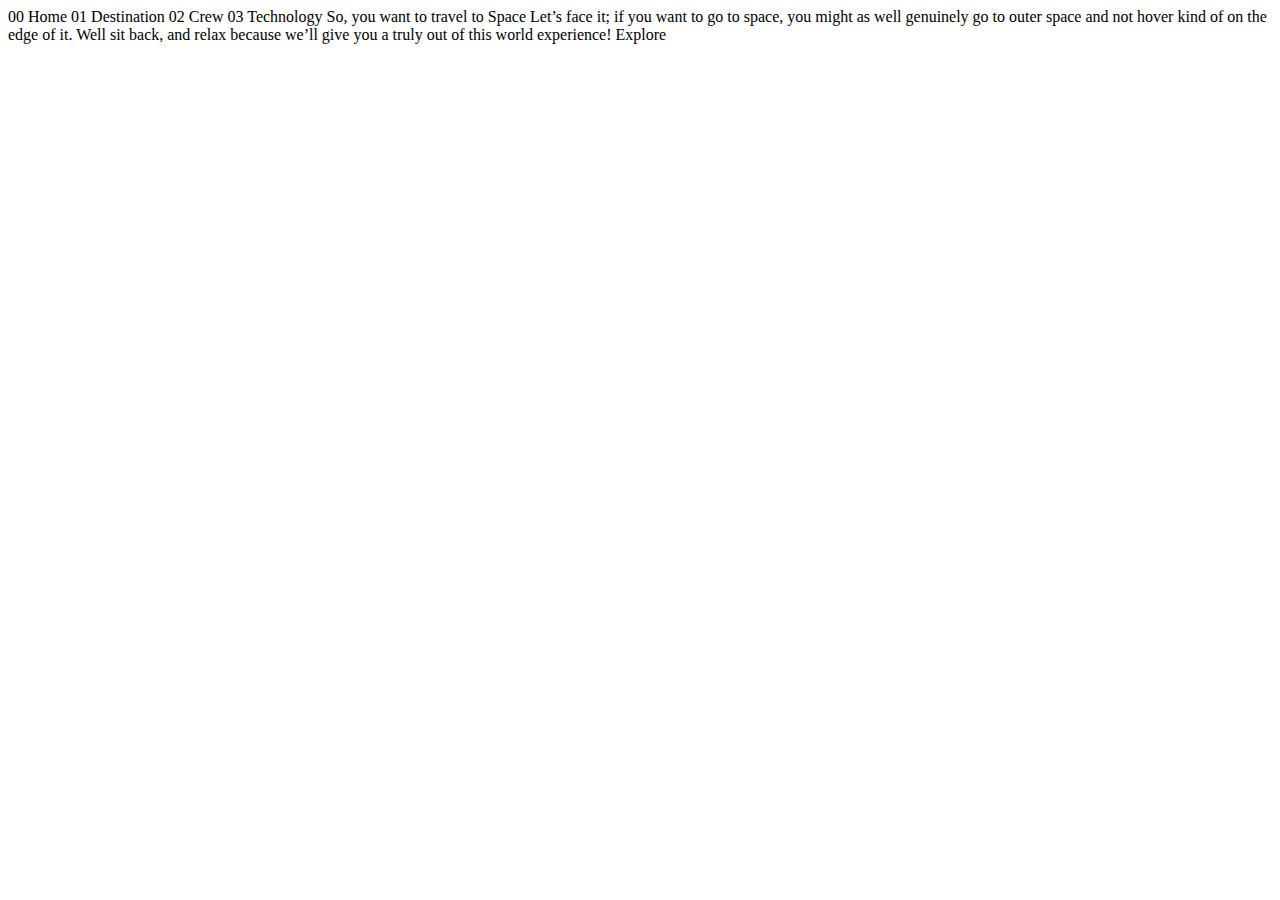
<file: index.html>
<!DOCTYPE html>
<html lang="en">
<head>
  <meta charset="UTF-8">
  <meta name="viewport" content="width=device-width, initial-scale=1.0">

  <link rel="icon" type="image/png" sizes="32x32" href="./assets/favicon-32x32.png">
  
  <title>Frontend Mentor | Space tourism website</title>
</head>
<body>

  00 Home
  01 Destination
  02 Crew
  03 Technology

  So, you want to travel to
  Space
  Let’s face it; if you want to go to space, you might as well genuinely go to 
  outer space and not hover kind of on the edge of it. Well sit back, and relax 
  because we’ll give you a truly out of this world experience!

  Explore

</body>
</html>
</file>
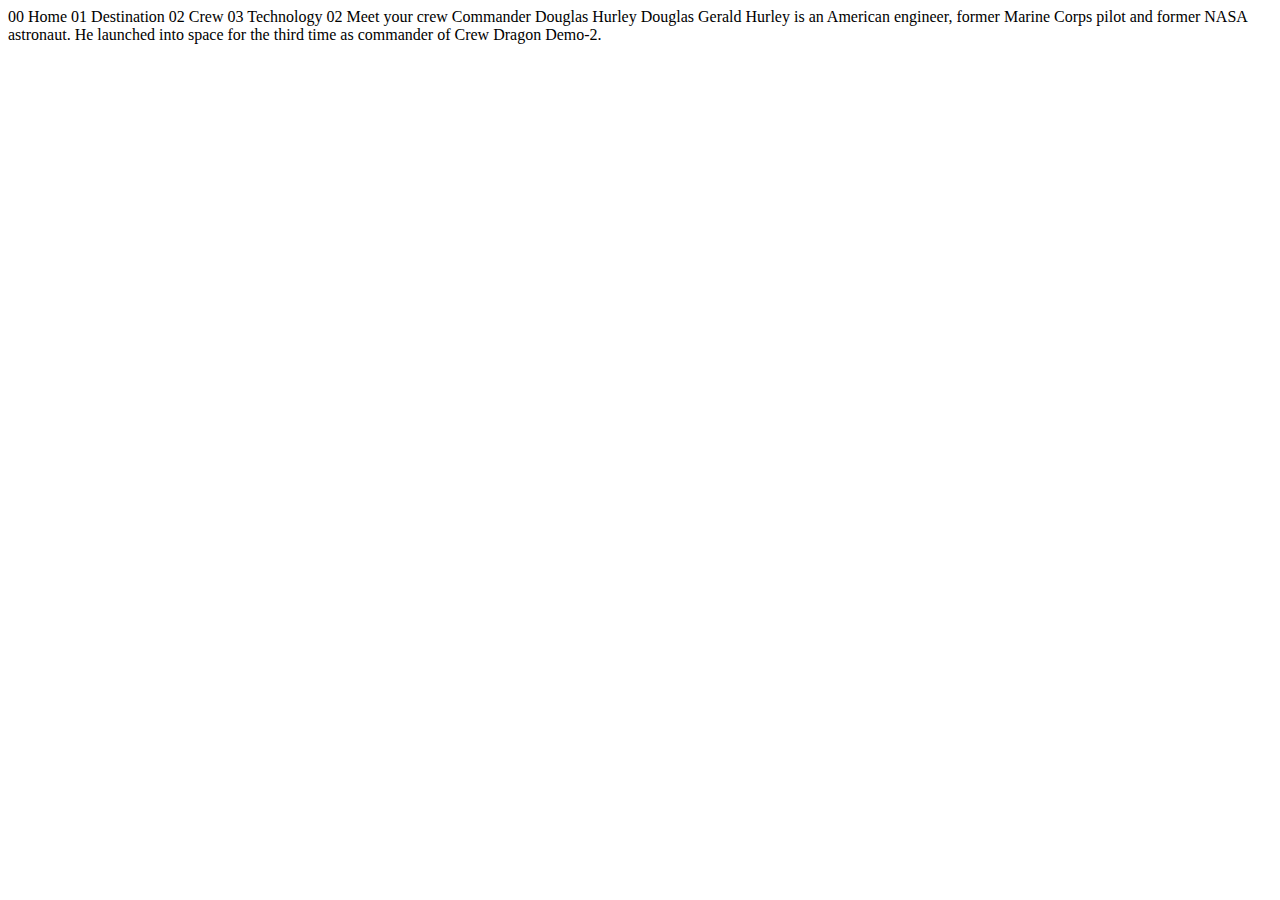
<file: crew-commander.html>
<!DOCTYPE html>
<html lang="en">
<head>
  <meta charset="UTF-8">
  <meta name="viewport" content="width=device-width, initial-scale=1.0">

  <link rel="icon" type="image/png" sizes="32x32" href="./assets/favicon-32x32.png">
  
  <title>Frontend Mentor | Space tourism website</title>
</head>
<body>

  00 Home
  01 Destination
  02 Crew
  03 Technology

  02 Meet your crew

  Commander
  Douglas Hurley

  Douglas Gerald Hurley is an American engineer, former Marine Corps pilot 
  and former NASA astronaut. He launched into space for the third time as 
  commander of Crew Dragon Demo-2.
</body>
</html>
</file>
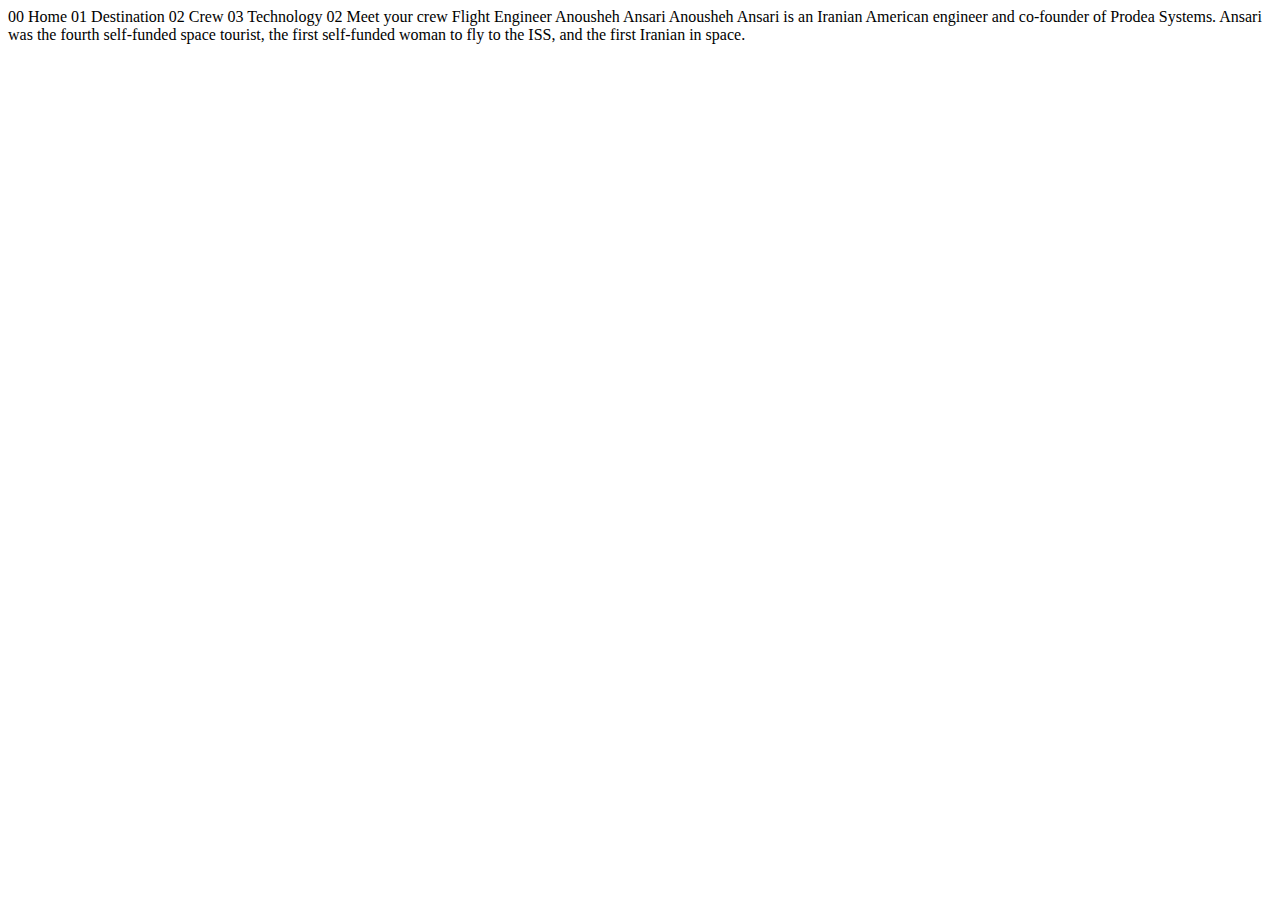
<file: crew-engineer.html>
<!DOCTYPE html>
<html lang="en">

<head>
  <meta charset="UTF-8">
  <meta name="viewport" content="width=device-width, initial-scale=1.0">

  <link rel="icon" type="image/png" sizes="32x32" href="./assets/favicon-32x32.png">

  <title>Frontend Mentor | Space tourism website</title>
</head>

<body>

  00 Home
  01 Destination
  02 Crew
  03 Technology

  02 Meet your crew

  Flight Engineer
  Anousheh Ansari

  Anousheh Ansari is an Iranian American engineer and co-founder of Prodea Systems.
  Ansari was the fourth self-funded space tourist, the first self-funded woman to
  fly to the ISS, and the first Iranian in space.
</body>

</html>
</file>
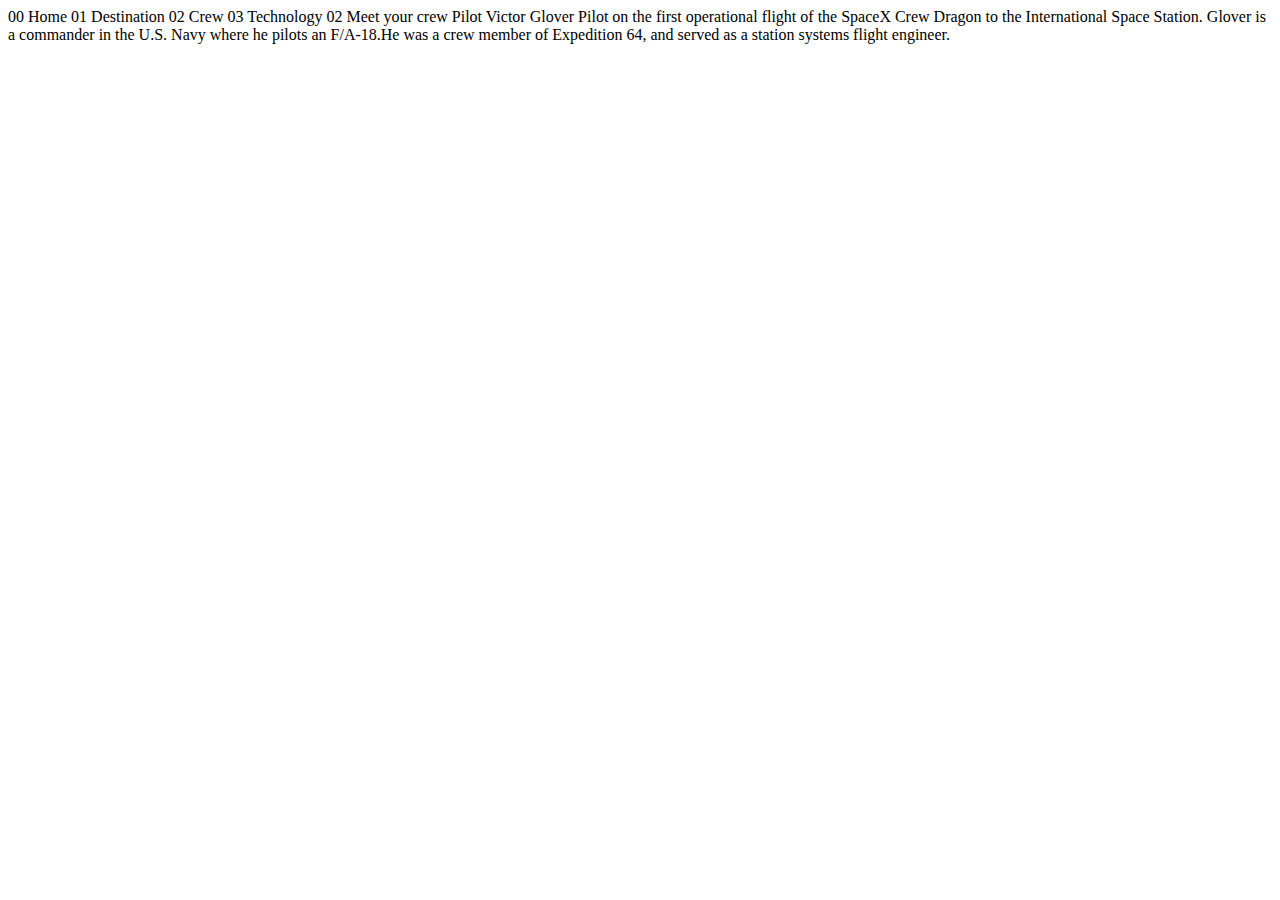
<file: crew-pilot.html>
<!DOCTYPE html>
<html lang="en">

<head>
  <meta charset="UTF-8">
  <meta name="viewport" content="width=device-width, initial-scale=1.0">

  <link rel="icon" type="image/png" sizes="32x32" href="./assets/favicon-32x32.png">

  <title>Frontend Mentor | Space tourism website</title>
</head>

<body>

  00 Home
  01 Destination
  02 Crew
  03 Technology

  02 Meet your crew

  Pilot
  Victor Glover

  Pilot on the first operational flight of the SpaceX Crew Dragon to the
  International Space Station. Glover is a commander in the U.S. Navy where
  he pilots an F/A-18.He was a crew member of Expedition 64, and served as a
  station systems flight engineer.
</body>

</html>
</file>
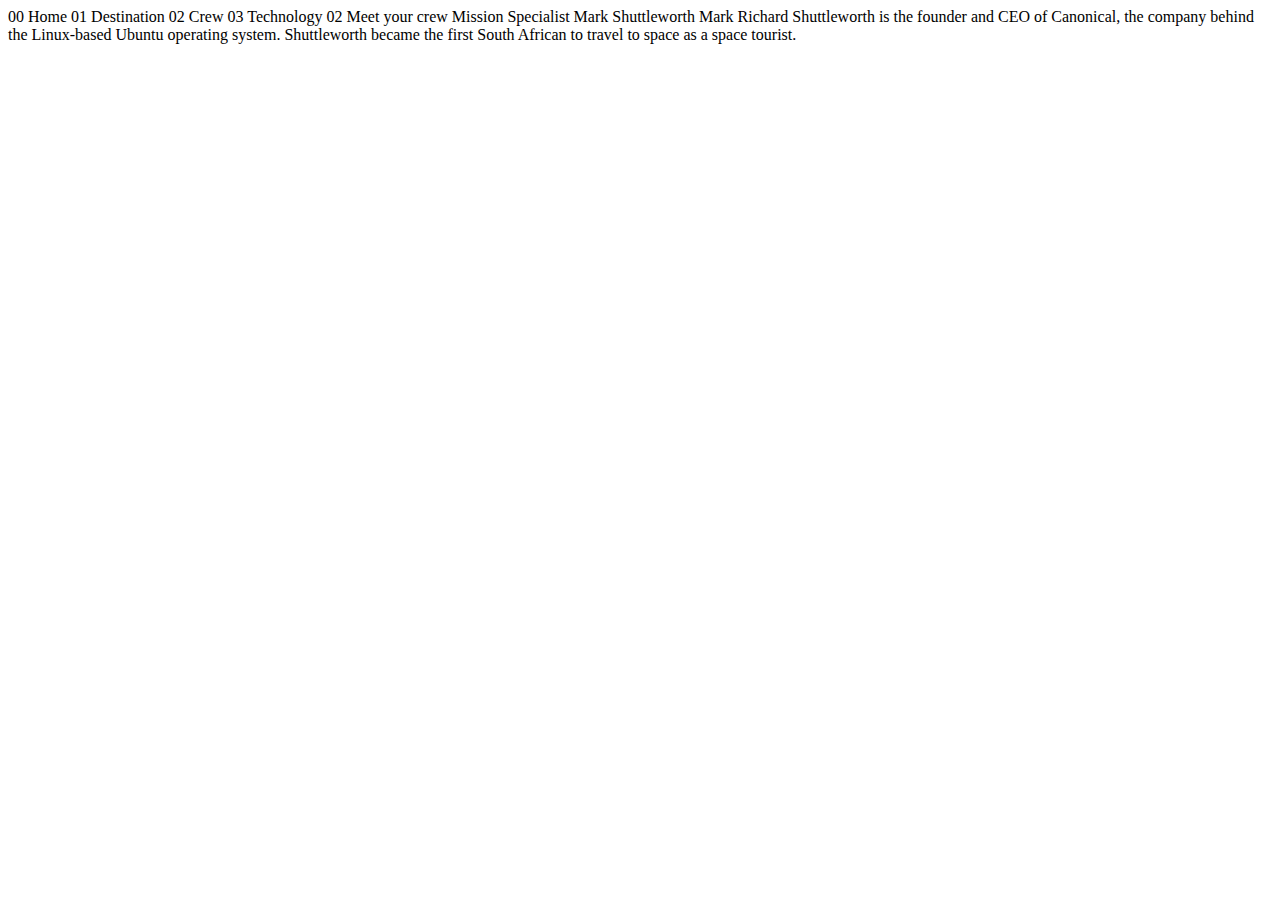
<file: crew-specialist.html>
<!DOCTYPE html>
<html lang="en">

<head>
  <meta charset="UTF-8">
  <meta name="viewport" content="width=device-width, initial-scale=1.0">

  <link rel="icon" type="image/png" sizes="32x32" href="./assets/favicon-32x32.png">

  <title>Frontend Mentor | Space tourism website</title>
</head>

<body>

  00 Home
  01 Destination
  02 Crew
  03 Technology

  02 Meet your crew

  Mission Specialist
  Mark Shuttleworth

  Mark Richard Shuttleworth is the founder and CEO of Canonical, the company behind
  the Linux-based Ubuntu operating system. Shuttleworth became the first South
  African to travel to space as a space tourist.
</body>

</html>
</file>
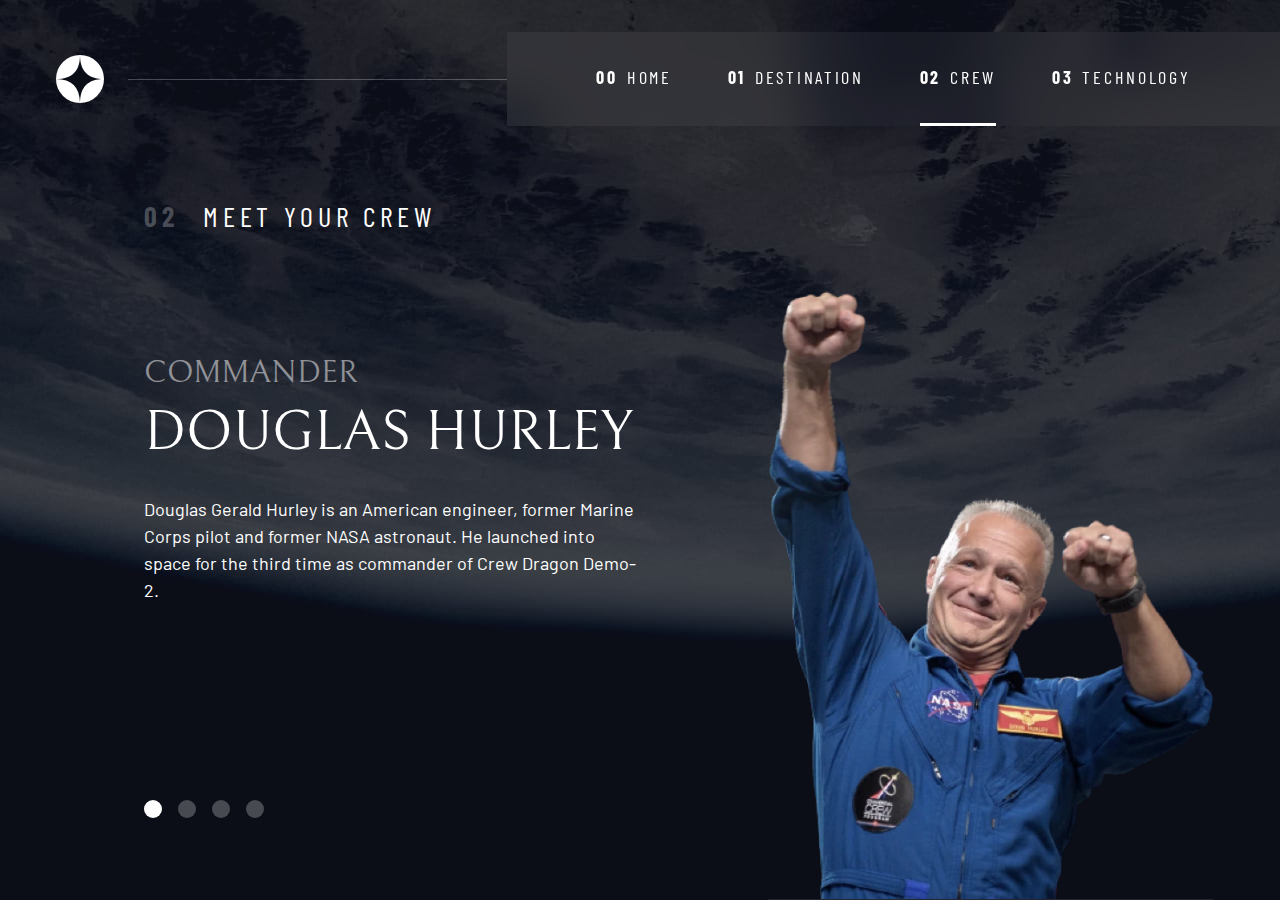
<file: crew.html>
<!DOCTYPE html>
<html lang="en">

<head>
    <meta charset="UTF-8">
    <meta name="viewport" content="width=device-width, initial-scale=1.0">

    <link rel="icon" type="image/png" sizes="32x32" href="./assets/favicon-32x32.png">
    <!-- Google fonts -->
    <link rel="preconnect" href="https://fonts.googleapis.com">
    <link rel="preconnect" href="https://fonts.gstatic.com" crossorigin>
    <link
        href="https://fonts.googleapis.com/css2?family=Barlow+Condensed:wght@400;700&family=Bellefair&family=Barlow:wght@400;700&display=swap"
        rel="stylesheet">

    <!-- Our custom CSS -->
    <link rel="stylesheet" href="index.css">
    <title>Frontend Mentor | Space tourism website</title>
    <script src="navigation.js" defer></script>
    <script src="tabs.js" defer></script>

</head>

<body class="crew">
    <a class="skip-to-content" href="#main">Skip to content</a>
    <header class="primary-header flex">
        <div>
            <img src="./assets/shared/logo.svg" alt="space tourism logo" class="logo">
        </div>
        <button class="mobile-nav-toggle" aria-controls="primary-navigation"><span class="sr-only"
                aria-expanded="false">Menu</span></button>
        <nav>
            <ul id="primary-navigation" data-visible="false" class="primary-navigation underline-indicators flex">
                <li><a class="ff-sans-cond uppercase text-white letter-spacing-2" href="index.html"><span
                            aria-hidden="true">00</span>Home</a>
                <li><a class="ff-sans-cond uppercase text-white letter-spacing-2" href="destination.html"><span
                            aria-hidden="true">01</span>Destination</a>
                <li class="active"><a class="ff-sans-cond uppercase text-white letter-spacing-2" href="crew.html"><span
                            aria-hidden="true">02</span>Crew</a>
                <li><a class="ff-sans-cond uppercase text-white letter-spacing-2" href="technology.html"><span
                            aria-hidden="true">03</span>Technology</a>
            </ul>
        </nav>
    </header>

    <main id="main" class="grid-container grid-container--crew flow">
        <h1 class="numbered-title"><span aria-hidden="true">02</span> Meet your crew</h1>

        <div class="dot-indicators flex" role="tablist" aria-label="crew member list">
            <button aria-selected="true" aria-controls="commander-tab" role="tab" data-image="commander-image"
                tabindex="0"><span class="sr-only">The commander</span></button>
            <button aria-selected="false" aria-controls="mission-tab" role="tab" data-image="mission-image"
                tabindex="-1"><span class="sr-only">The mission specialist</span></button>
            <button aria-selected="false" aria-controls="pilot-tab" role="tab" data-image="pilot-image"
                tabindex="-1"><span class="sr-only">The pilot</span></button>
            <button aria-selected="false" aria-controls="crew-tab" role="tab" data-image="crew-image"
                tabindex="-1"><span class="sr-only">The crew engineer</span></button>
        </div>

        <!-- commander -->
        <article class="crew-details flow" id="commander-tab" role="tabpanel" tabindex="0">
            <header class="flow flow--space-small">
                <h2 class="fs-600 ff-serif uppercase">Commander</h2>
                <p class="fs-700 uppercase ff-serif">Douglas Hurley</p>
            </header>
            <p>Douglas Gerald Hurley is an American engineer, former Marine Corps pilot
                and former NASA astronaut. He launched into space for the third time as
                commander of Crew Dragon Demo-2.</p>
        </article>

        <!-- mission specialist -->
        <article hidden class="crew-details flow" id="mission-tab" role="tabpanel" tabindex="0">
            <header class="flow flow--space-small">
                <h2 class="fs-600 ff-serif uppercase">Mission Specialist</h2>
                <p class="fs-700 uppercase ff-serif">Mark SHuttleworth</p>
            </header>
            <p>Mark Richard Shuttleworth is the founder and CEO of Canonical, the company behind
                the Linux-based Ubuntu operating system. Shuttleworth became the first South
                African to travel to space as a space tourist.</p>
        </article>

        <!-- pilot -->
        <article hidden class="crew-details flow" id="pilot-tab" role="tabpanel" tabindex="0">
            <header class="flow flow--space-small">
                <h2 class="fs-600 ff-serif uppercase">Pilot</h2>
                <p class="fs-700 uppercase ff-serif">Victor Glover</p>
            </header>
            <p>Pilot on the first operational flight of the SpaceX Crew Dragon to the
                International Space Station. Glover is a commander in the U.S. Navy where
                he pilots an F/A-18.He was a crew member of Expedition 64, and served as a
                station systems flight engineer.</p>
        </article>

        <!-- engineer -->
        <article hidden class="crew-details flow" id="crew-tab" role="tabpanel" tabindex="0">
            <header class="flow flow--space-small">
                <h2 class="fs-600 ff-serif uppercase">Flight Engineer</h2>
                <p class="fs-700 uppercase ff-serif">Anousheh Ansari</p>
            </header>
            <p>Anousheh Ansari is an Iranian American engineer and co-founder of Prodea Systems.
                Ansari was the fourth self-funded space tourist, the first self-funded woman to
                fly to the ISS, and the first Iranian in space.</p>
        </article>


        <picture id="commander-image">
            <source srcset="assets/crew/image-douglas-hurley.webp" type="image/webp">
            <img src="assets/crew/image-douglas-hurley.png" alt="Douglas Hurley">
        </picture>
        <picture hidden id="mission-image">
            <source srcset="assets/crew/image-mark-shuttleworth.webp" type="image/webp">
            <img src="assets/crew/image-mark-shuttleworth.png" alt="Douglas Hurley">
        </picture>
        <picture hidden id="pilot-image">
            <source srcset="assets/crew/image-victor-glover.webp" type="image/webp">
            <img src="assets/crew/image-victor-glover.png" alt="Douglas Hurley">
        </picture>
        <picture hidden id="crew-image">
            <source srcset="assets/crew/image-anousheh-ansari.webp" type="image/webp">
            <img src="assets/crew/image-anousheh-ansari.png" alt="Douglas Hurley">
        </picture>
    </main>
</body>

</html>
</file>
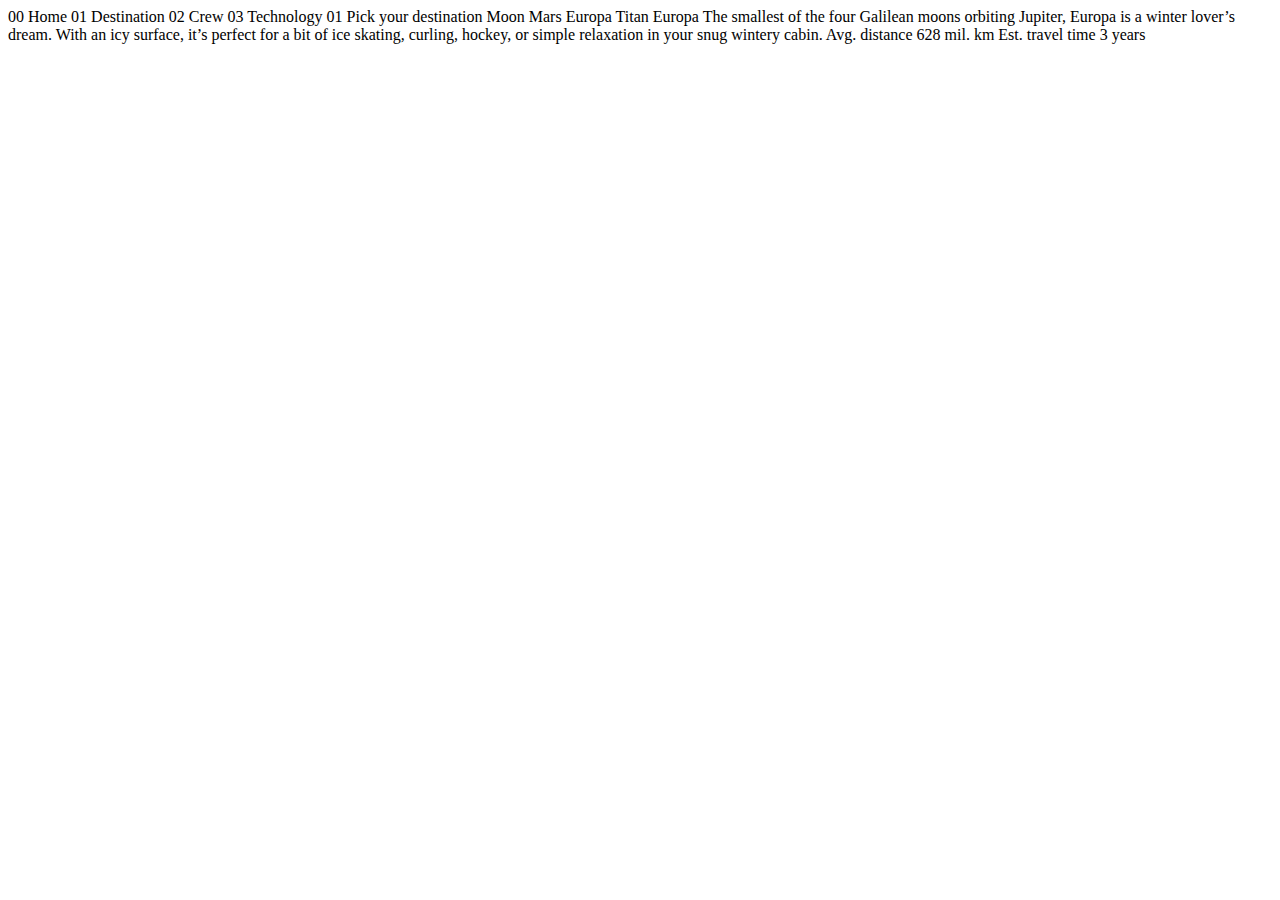
<file: destination-europa.html>
<!DOCTYPE html>
<html lang="en">
<head>
  <meta charset="UTF-8">
  <meta name="viewport" content="width=device-width, initial-scale=1.0">

  <link rel="icon" type="image/png" sizes="32x32" href="./assets/favicon-32x32.png">
  
  <title>Frontend Mentor | Space tourism website</title>
</head>
<body>

  00 Home
  01 Destination
  02 Crew
  03 Technology

  01 Pick your destination

  Moon
  Mars
  Europa
  Titan

  Europa

  The smallest of the four Galilean moons orbiting Jupiter, Europa is a 
  winter lover’s dream. With an icy surface, it’s perfect for a bit of 
  ice skating, curling, hockey, or simple relaxation in your snug 
  wintery cabin.

  Avg. distance
  628 mil. km

  Est. travel time
  3 years
</body>
</html>
</file>
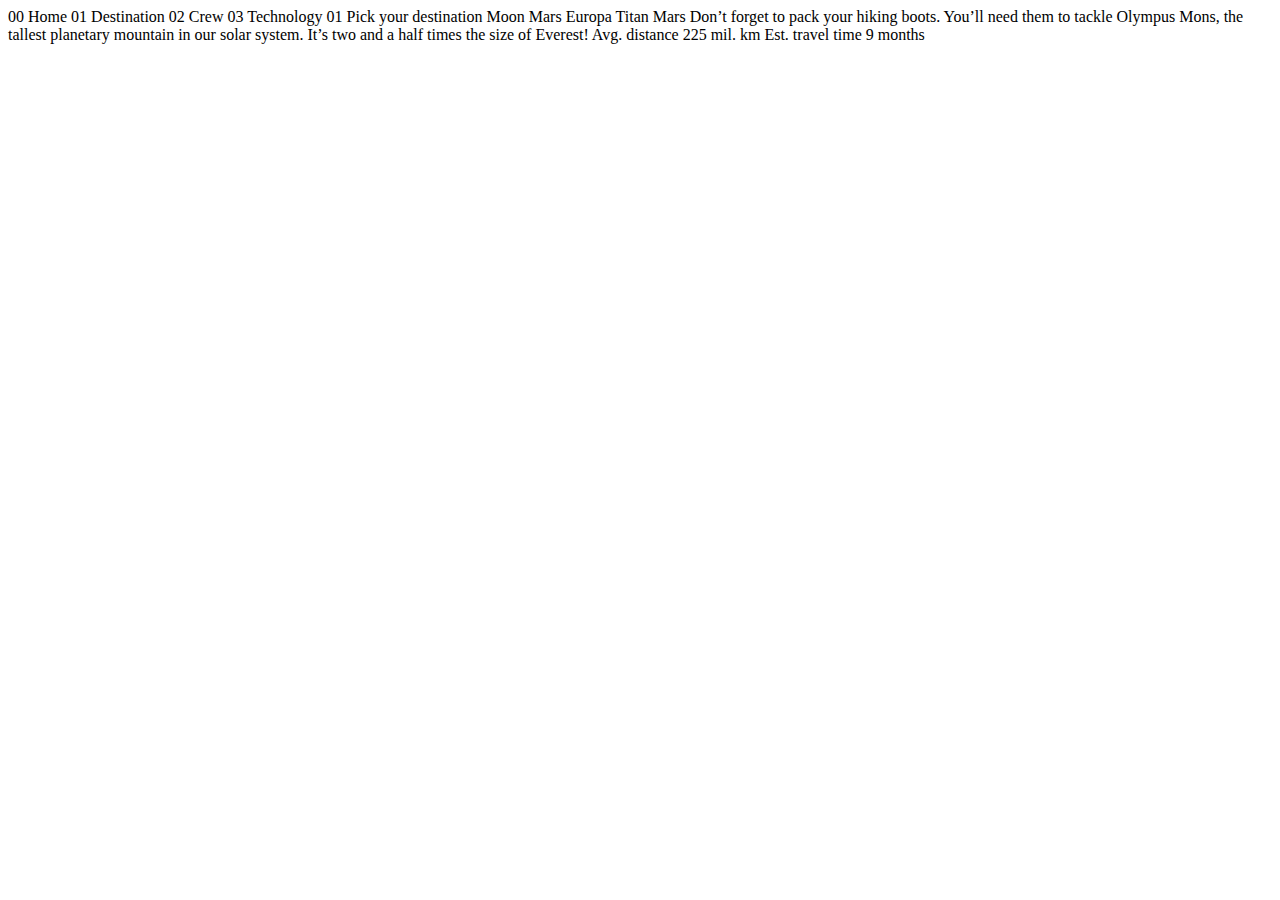
<file: destination-mars.html>
<!DOCTYPE html>
<html lang="en">

<head>
  <meta charset="UTF-8">
  <meta name="viewport" content="width=device-width, initial-scale=1.0">

  <link rel="icon" type="image/png" sizes="32x32" href="./assets/favicon-32x32.png">

  <title>Frontend Mentor | Space tourism website</title>
</head>

<body>

  00 Home
  01 Destination
  02 Crew
  03 Technology

  01 Pick your destination

  Moon
  Mars
  Europa
  Titan

  Mars

  Don’t forget to pack your hiking boots. You’ll need them to tackle Olympus Mons,
  the tallest planetary mountain in our solar system. It’s two and a half times
  the size of Everest!

  Avg. distance
  225 mil. km

  Est. travel time
  9 months
</body>

</html>
</file>
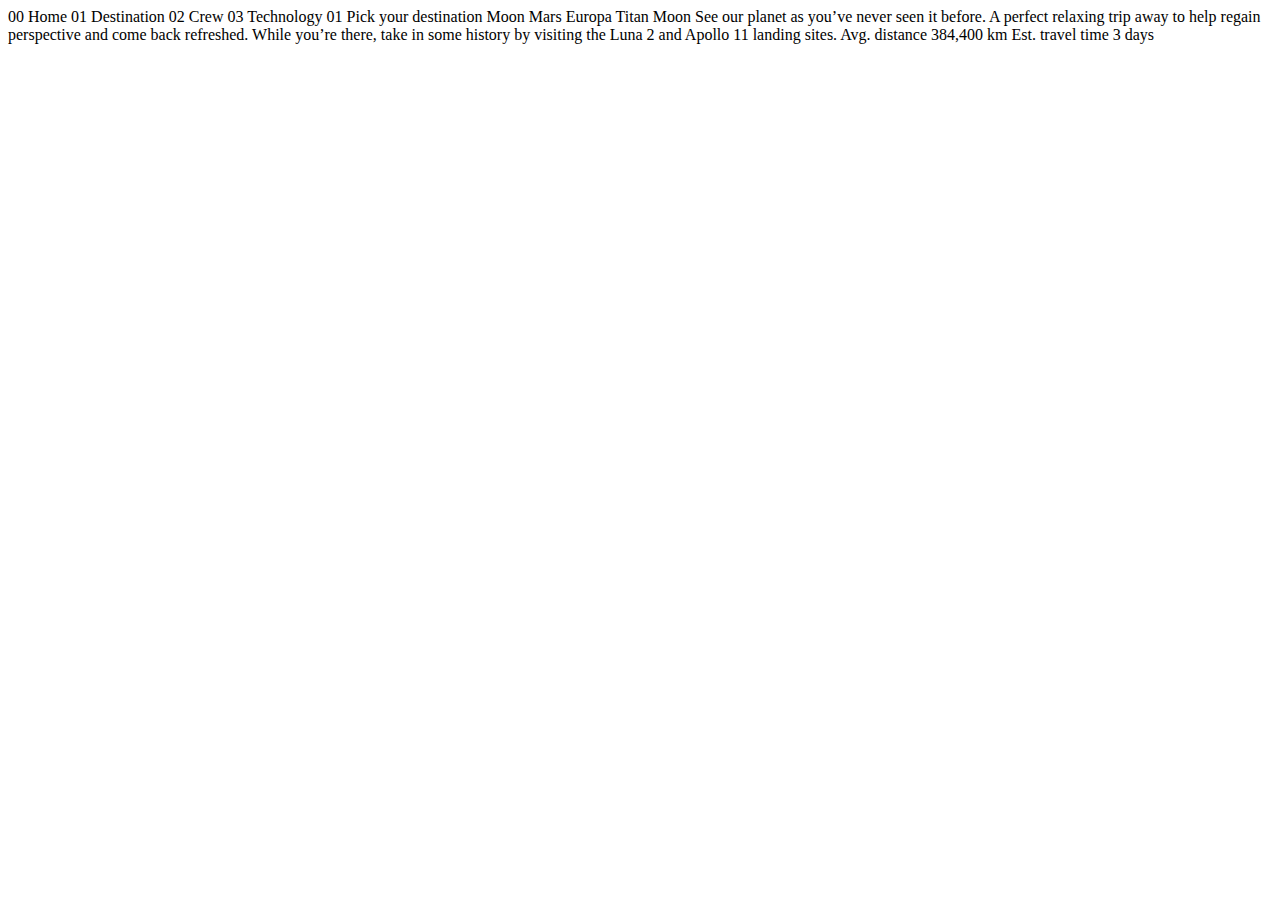
<file: destination-moon.html>
<!DOCTYPE html>
<html lang="en">
<head>
  <meta charset="UTF-8">
  <meta name="viewport" content="width=device-width, initial-scale=1.0">

  <link rel="icon" type="image/png" sizes="32x32" href="./assets/favicon-32x32.png">
  
  <title>Frontend Mentor | Space tourism website</title>
</head>
<body>

  00 Home
  01 Destination
  02 Crew
  03 Technology

  01 Pick your destination

  Moon
  Mars
  Europa
  Titan

  Moon

  See our planet as you’ve never seen it before. A perfect relaxing trip away to help 
  regain perspective and come back refreshed. While you’re there, take in some history 
  by visiting the Luna 2 and Apollo 11 landing sites.

  Avg. distance
  384,400 km

  Est. travel time
  3 days
</body>
</html>
</file>
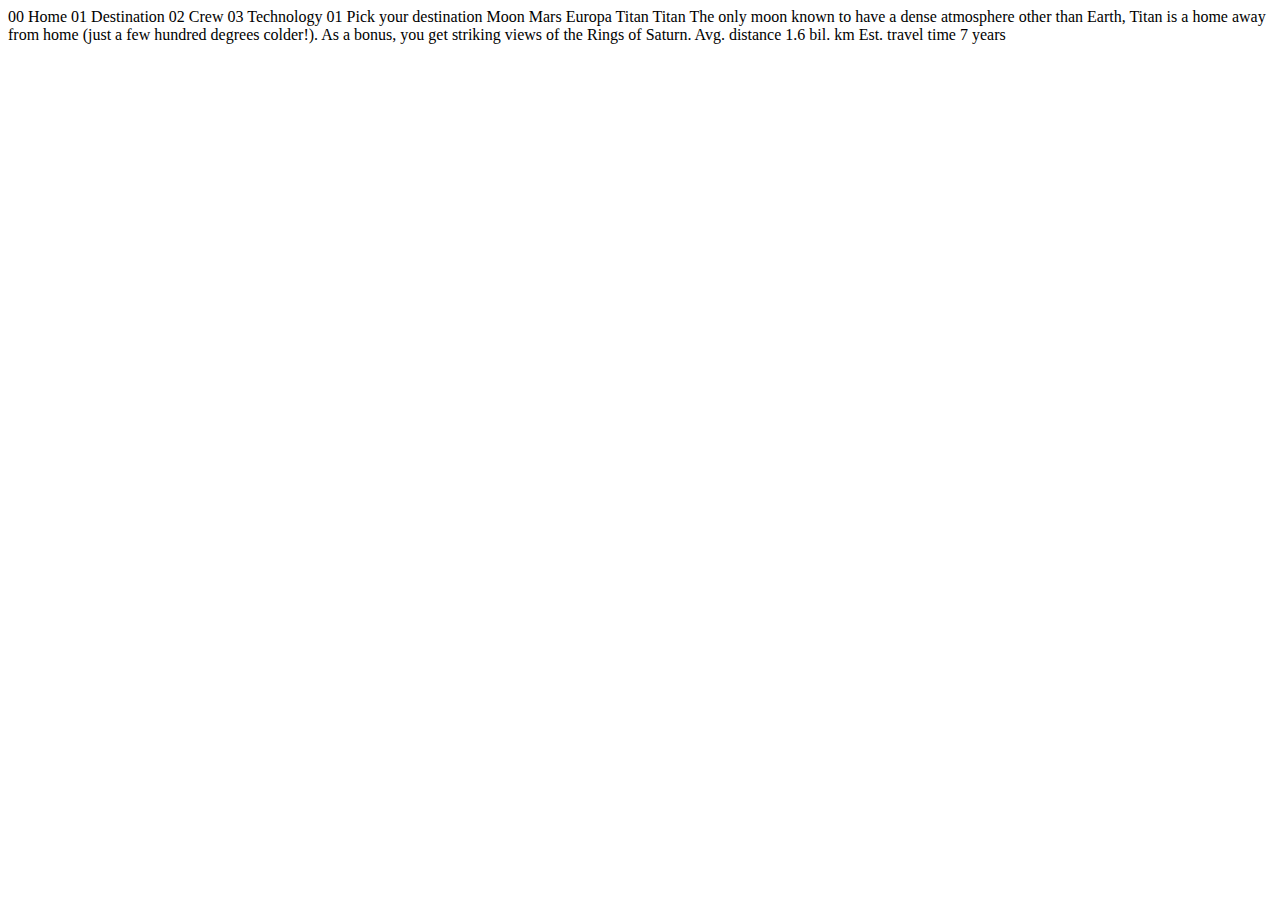
<file: destination-titan.html>
<!DOCTYPE html>
<html lang="en">
<head>
  <meta charset="UTF-8">
  <meta name="viewport" content="width=device-width, initial-scale=1.0">

  <link rel="icon" type="image/png" sizes="32x32" href="./assets/favicon-32x32.png">
  
  <title>Frontend Mentor | Space tourism website</title>
</head>
<body>

  00 Home
  01 Destination
  02 Crew
  03 Technology

  01 Pick your destination

  Moon
  Mars
  Europa
  Titan

  Titan

  The only moon known to have a dense atmosphere other than Earth, Titan 
  is a home away from home (just a few hundred degrees colder!). As a 
  bonus, you get striking views of the Rings of Saturn.

  Avg. distance
  1.6 bil. km

  Est. travel time
  7 years
</body>
</html>
</file>
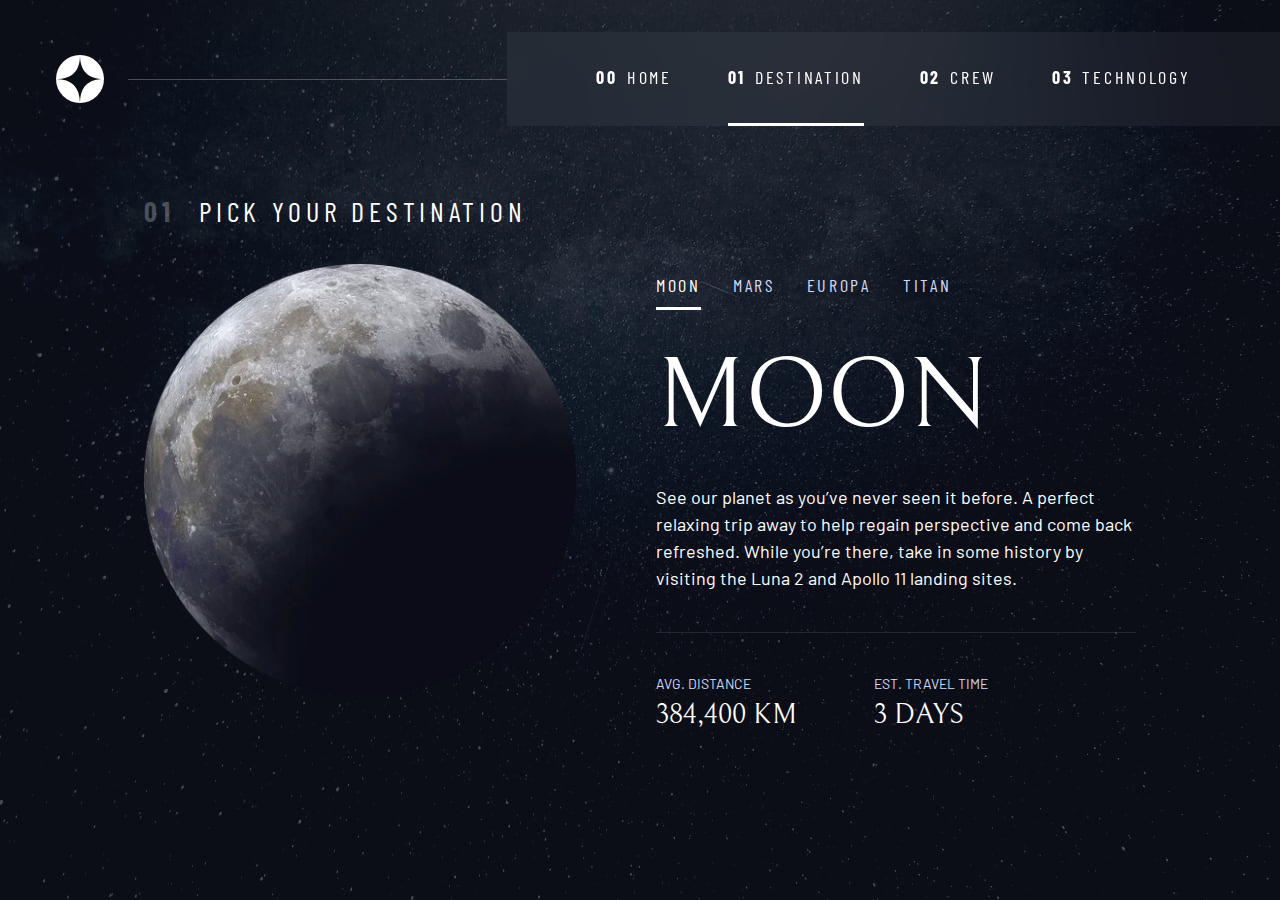
<file: destination.html>
<!DOCTYPE html>
<html lang="en">

<head>
    <meta charset="UTF-8">
    <meta name="viewport" content="width=device-width, initial-scale=1.0">

    <link rel="icon" type="image/png" sizes="32x32" href="./assets/favicon-32x32.png">
    <!-- Google fonts -->
    <link rel="preconnect" href="https://fonts.googleapis.com">
    <link rel="preconnect" href="https://fonts.gstatic.com" crossorigin>
    <link
        href="https://fonts.googleapis.com/css2?family=Barlow+Condensed:wght@400;700&family=Bellefair&family=Barlow:wght@400;700&display=swap"
        rel="stylesheet">

    <!-- Our custom CSS -->
    <link rel="stylesheet" href="index.css">
    <title>Frontend Mentor | Space tourism website</title>
    <script src="navigation.js" defer></script>
    <script src="tabs.js" defer></script>
</head>

<body class="destination">
    <a class="skip-to-content" href="#main">Skip to content</a>
    <header class="primary-header flex">
        <div>
            <img src="./assets/shared/logo.svg" alt="space tourism logo" class="logo">
        </div>
        <button class="mobile-nav-toggle" aria-controls="primary-navigation"><span class="sr-only"
                aria-expanded="false">Menu</span></button>
        <nav>
            <ul id="primary-navigation" data-visible="false" class="primary-navigation underline-indicators flex">
                <li><a class="ff-sans-cond uppercase text-white letter-spacing-2" href="index.html"><span
                            aria-hidden="true">00</span>Home</a>
                <li class="active"><a class="ff-sans-cond uppercase text-white letter-spacing-2"
                        href="destination.html"><span aria-hidden="true">01</span>Destination</a>
                <li><a class="ff-sans-cond uppercase text-white letter-spacing-2" href="crew.html"><span
                            aria-hidden="true">02</span>Crew</a>
                <li><a class="ff-sans-cond uppercase text-white letter-spacing-2" href="technology.html"><span
                            aria-hidden="true">03</span>Technology</a>
            </ul>
        </nav>
    </header>

    <main id="main" class="grid-container grid-container--destination flow">
        <h1 class="numbered-title"><span aria-hidden="true">01</span> Pick your destination</h1>

        <picture id="moon-image">
            <source srcset="assets/destination/image-moon.webp" type="image/webp">
            <img src="assets/destination/image-moon.png" alt="the moon">
        </picture>
        <picture hidden id="mars-image">
            <source srcset="assets/destination/image-mars.webp" type="image/webp">
            <img src="assets/destination/image-mars.png" alt="the planet mars">
        </picture>
        <picture hidden id="europa-image">
            <source srcset="assets/destination/image-europa.webp" type="image/webp">
            <img src="assets/destination/image-europa.png" alt="the planet europa">
        </picture>
        <picture hidden id="titan-image">
            <source srcset="assets/destination/image-titan.webp" type="image/webp">
            <img src="assets/destination/image-titan.png" alt="the moon titan">
        </picture>


        <div class="tab-list underline-indicators flex" role="tablist" aria-label="destination list">
            <button aria-selected="true" role="tab" aria-controls="moon-tab"
                class="uppercase ff-sans-cond text-accent letter-spacing-2" tabindex="0"
                data-image="moon-image">Moon</button>
            <button aria-selected="false" role="tab" aria-controls="mars-tab"
                class="uppercase ff-sans-cond text-accent letter-spacing-2" tabindex="-1"
                data-image="mars-image">Mars</button>
            <button aria-selected="false" role="tab" aria-controls="europa-tab"
                class="uppercase ff-sans-cond text-accent letter-spacing-2" tabindex="-1"
                data-image="europa-image">Europa</button>
            <button aria-selected="false" role="tab" aria-controls="titan-tab"
                class="uppercase ff-sans-cond text-accent letter-spacing-2" tabindex="-1"
                data-image="titan-image">Titan</button>
        </div>

        <!-- The moon -->
        <article class="destination-info flow" id="moon-tab" tabindex="0" role="tabpanel">
            <h2 class="fs-800 uppercase ff-serif">Moon</h2>

            <p>See our planet as you’ve never seen it before. A perfect relaxing trip away to help
                regain perspective and come back refreshed. While you’re there, take in some history
                by visiting the Luna 2 and Apollo 11 landing sites.</p>

            <div class="destination-meta flex">
                <div>
                    <h3 class="text-accent fs-200 uppercase">Avg. distance</h3>
                    <p class="ff-serif uppercase">384,400 km</p>
                </div>
                <div>
                    <h3 class="text-accent fs-200 uppercase">Est. travel time</h3>
                    <p class="ff-serif uppercase">3 days</p>
                </div>
            </div>
        </article>

        <!-- Mars -->
        <article hidden class="destination-info flow" id="mars-tab" tabindex="0" role="tabpanel">
            <h2 class="fs-800 uppercase ff-serif">Mars</h2>

            <p>Don’t forget to pack your hiking boots. You’ll need them to tackle Olympus Mons,
                the tallest planetary mountain in our solar system. It’s two and a half times
                the size of Everest!</p>

            <div class="destination-meta flex">
                <div>
                    <h3 class="text-accent fs-200 uppercase">Avg. distance</h3>
                    <p class="ff-serif uppercase">225 mil. km</p>
                </div>
                <div>
                    <h3 class="text-accent fs-200 uppercase">Est. travel time</h3>
                    <p class="ff-serif uppercase">9 months</p>
                </div>
            </div>
        </article>

        <!-- Europa -->
        <article hidden class="destination-info flow" id="europa-tab" tabindex="0" role="tabpanel">
            <h2 class="fs-800 uppercase ff-serif">Europa</h2>

            <p>The smallest of the four Galilean moons orbiting Jupiter, Europa is a
                winter lover’s dream. With an icy surface, it’s perfect for a bit of
                ice skating, curling, hockey, or simple relaxation in your snug
                wintery cabin.</p>
            <div class="destination-meta flex">
                <div>
                    <h3 class="text-accent fs-200 uppercase">Avg. distance</h3>
                    <p class="ff-serif uppercase">628 mil. km</p>
                </div>
                <div>
                    <h3 class="text-accent fs-200 uppercase">Est. travel time</h3>
                    <p class="ff-serif uppercase">3 years</p>
                </div>
            </div>
        </article>

        <!-- Titan -->
        <article hidden class="destination-info flow" id="titan-tab" tabindex="0" role="tabpanel">
            <h2 class="fs-800 uppercase ff-serif">Titan</h2>

            <p>The only moon known to have a dense atmosphere other than Earth, Titan
                is a home away from home (just a few hundred degrees colder!). As a
                bonus, you get striking views of the Rings of Saturn.</p>

            <div class="destination-meta flex">
                <div>
                    <h3 class="text-accent fs-200 uppercase">Avg. distance</h3>
                    <p class="ff-serif uppercase">1.6 bil. km</p>
                </div>
                <div>
                    <h3 class="text-accent fs-200 uppercase">Est. travel time</h3>
                    <p class="ff-serif uppercase">7 years</p>
                </div>
            </div>
        </article>
    </main>

    <body>



    </body>

</html>
</file>
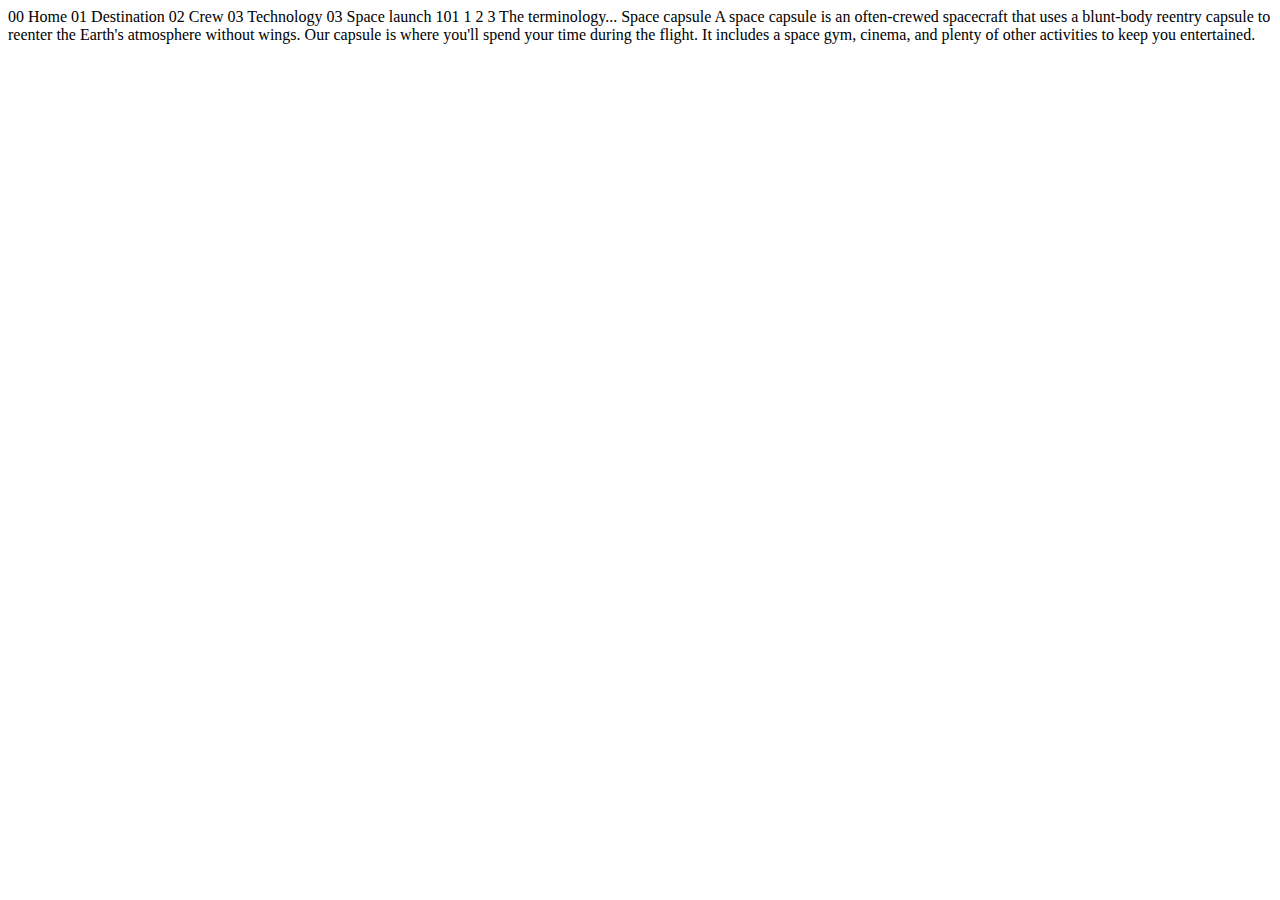
<file: technology-capsule.html>
<!DOCTYPE html>
<html lang="en">
<head>
  <meta charset="UTF-8">
  <meta name="viewport" content="width=device-width, initial-scale=1.0">

  <link rel="icon" type="image/png" sizes="32x32" href="./assets/favicon-32x32.png">
  
  <title>Frontend Mentor | Space tourism website</title>
</head>
<body>

  00 Home
  01 Destination
  02 Crew
  03 Technology

  03 Space launch 101

  1
  2
  3

  The terminology...
  Space capsule

  A space capsule is an often-crewed spacecraft that uses a blunt-body reentry 
  capsule to reenter the Earth's atmosphere without wings. Our capsule is where 
  you'll spend your time during the flight. It includes a space gym, cinema, 
  and plenty of other activities to keep you entertained.
</body>
</html>
</file>
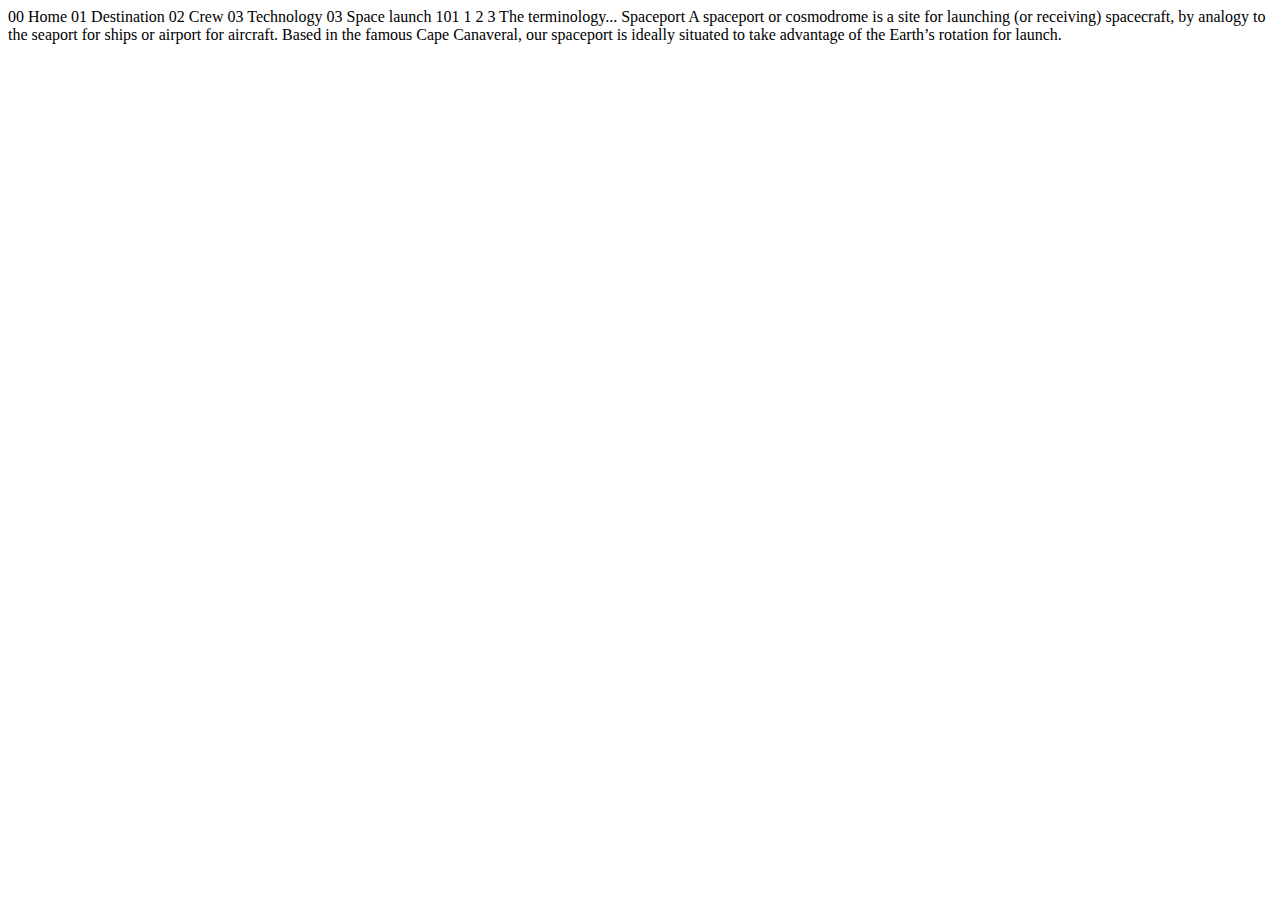
<file: technology-spaceport.html>
<!DOCTYPE html>
<html lang="en">
<head>
  <meta charset="UTF-8">
  <meta name="viewport" content="width=device-width, initial-scale=1.0">

  <link rel="icon" type="image/png" sizes="32x32" href="./assets/favicon-32x32.png">
  
  <title>Frontend Mentor | Space tourism website</title>
</head>
<body>

  00 Home
  01 Destination
  02 Crew
  03 Technology

  03 Space launch 101

  1
  2
  3

  The terminology...
  Spaceport

  A spaceport or cosmodrome is a site for launching (or receiving) spacecraft, 
  by analogy to the seaport for ships or airport for aircraft. Based in the 
  famous Cape Canaveral, our spaceport is ideally situated to take advantage 
  of the Earth’s rotation for launch.
</body>
</html>
</file>
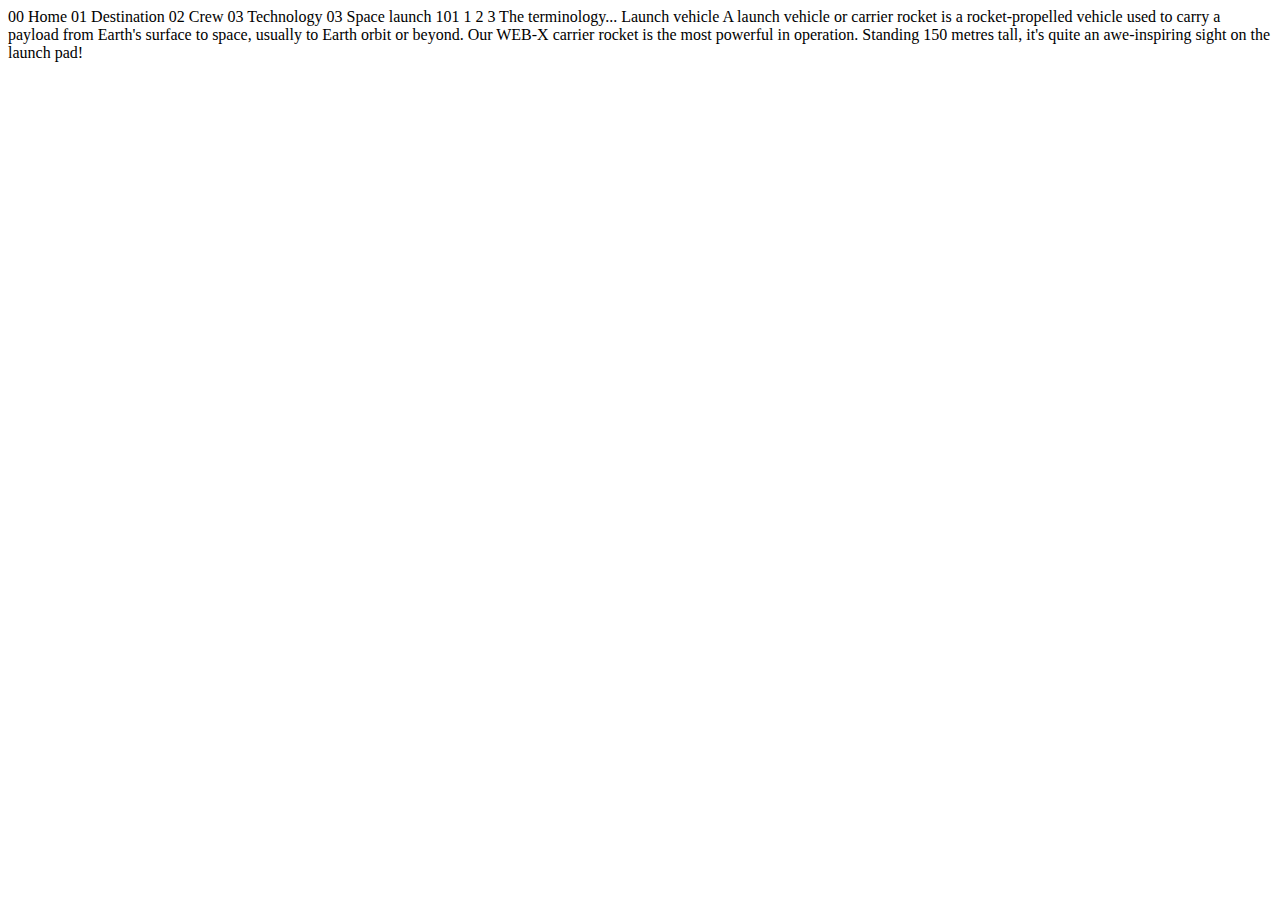
<file: technology-vehicle.html>
<!DOCTYPE html>
<html lang="en">
<head>
  <meta charset="UTF-8">
  <meta name="viewport" content="width=device-width, initial-scale=1.0">

  <link rel="icon" type="image/png" sizes="32x32" href="./assets/favicon-32x32.png">
  
  <title>Frontend Mentor | Space tourism website</title>
</head>
<body>

  00 Home
  01 Destination
  02 Crew
  03 Technology

  03 Space launch 101

  1
  2
  3

  The terminology...
  Launch vehicle

  A launch vehicle or carrier rocket is a rocket-propelled vehicle used to carry a 
  payload from Earth's surface to space, usually to Earth orbit or beyond. Our 
  WEB-X carrier rocket is the most powerful in operation. Standing 150 metres tall, 
  it's quite an awe-inspiring sight on the launch pad!
</body>
</html>
</file>
<file: index.css>
/* ------------------- */
/* Custom properties   */
/* ------------------- */

:root {
    /* colors */
    --clr-dark: 230 35% 7%;
    --clr-light: 231 77% 90%;
    --clr-white: 0 0% 100%;

    /* font-sizes */
    --fs-900: clamp(5rem, 8vw + 1rem, 9.375rem);
    --fs-800: 3.5rem;
    --fs-700: 1.5rem;
    --fs-600: 1rem;
    --fs-500: 1rem;
    --fs-400: 0.9375rem;
    --fs-300: 1rem;
    --fs-200: 0.875rem;

    /* font-families */
    --ff-serif: "Bellefair", serif;
    --ff-sans-cond: "Barlow Condensed", sans-serif;
    --ff-sans-normal: "Barlow", sans-serif;
}

@media (min-width: 35em) {
    :root {
        --fs-800: 5rem;
        --fs-700: 2.5rem;
        --fs-600: 1.5rem;
        --fs-500: 1.25rem;
        --fs-400: 1rem;
    }
}

@media (min-width: 45em) {
    :root {
        /* font-sizes */
        --fs-800: 6.25rem;
        --fs-700: 3.5rem;
        --fs-600: 2rem;
        --fs-500: 1.75rem;
        --fs-400: 1.125rem;
    }
}


/* ------------------- */
/* Reset               */
/* ------------------- */

/* https://piccalil.li/blog/a-modern-css-reset/ */

/* Box sizing */
*,
*::before,
*::after {
    box-sizing: border-box;
}

/* Reset margins */
body,
h1,
h2,
h3,
h4,
h5,
p,
figure,
picture {
    margin: 0;
}

h1,
h2,
h3,
h4,
h5,
h6,
p {
    font-weight: 400;
}

/* set up the body */
body {
    font-family: var(--ff-sans-normal);
    font-size: var(--fs-400);
    color: hsl(var(--clr-white));
    background-color: hsl(var(--clr-dark));
    line-height: 1.5;
    min-height: 100vh;

    display: grid;
    grid-template-rows: min-content 1fr;

    overflow-x: hidden;
}

/* make images easier to work with */
img,
picutre {
    max-width: 100%;
    display: block;
}

/* make form elements easier to work with */
input,
button,
textarea,
select {
    font: inherit;
}

/* remove animations for people who've turned them off */
@media (prefers-reduced-motion: reduce) {

    *,
    *::before,
    *::after {
        animation-duration: 0.01ms !important;
        animation-iteration-count: 1 !important;
        transition-duration: 0.01ms !important;
        scroll-behavior: auto !important;
    }
}


/* ------------------- */
/* Utility classes     */
/* ------------------- */

/* general */

.flex {
    display: flex;
    gap: var(--gap, 1rem);
}

.grid {
    display: grid;
    gap: var(--gap, 1rem);
}

.d-block {
    display: block;
}

.flow>*:where(:not(:first-child)) {
    margin-top: var(--flow-space, 1rem);
}

.flow--space-small {
    --flow-space: .75rem;
}

.container {
    padding-inline: 2em;
    margin-inline: auto;
    max-width: 80rem;
}

.sr-only {
    position: absolute;
    width: 1px;
    height: 1px;
    padding: 0;
    margin: -1px;
    overflow: hidden;
    clip: rect(0, 0, 0, 0);
    white-space: nowrap;
    /* added line */
    border: 0;
}

.skip-to-content {
    position: absolute;
    z-index: 9999;
    background: hsl(var(--clr-white));
    color: hsl(var(--clr-dark));
    padding: .5em 1em;
    margin-inline: auto;
    transform: translateY(-100%);
    transition: transform 250ms ease-in;
}

.skip-to-content:focus {
    transform: translateY(0);
}

/* colors */

.bg-dark {
    background-color: hsl(var(--clr-dark));
}

.bg-accent {
    background-color: hsl(var(--clr-light));
}

.bg-white {
    background-color: hsl(var(--clr-white));
}

.text-dark {
    color: hsl(var(--clr-dark));
}

.text-accent {
    color: hsl(var(--clr-light));
}

.text-white {
    color: hsl(var(--clr-white));
}

/* typography */

.ff-serif {
    font-family: var(--ff-serif);
}

.ff-sans-cond {
    font-family: var(--ff-sans-cond);
}

.ff-sans-normal {
    font-family: var(--ff-sans-normal);
}

.letter-spacing-1 {
    letter-spacing: 4.75px;
}

.letter-spacing-2 {
    letter-spacing: 2.7px;
}

.letter-spacing-3 {
    letter-spacing: 2.35px;
}

.uppercase {
    text-transform: uppercase;
}

.fs-900 {
    font-size: var(--fs-900);
}

.fs-800 {
    font-size: var(--fs-800);
}

.fs-700 {
    font-size: var(--fs-700);
}

.fs-600 {
    font-size: var(--fs-600);
}

.fs-500 {
    font-size: var(--fs-500);
}

.fs-400 {
    font-size: var(--fs-400);
}

.fs-300 {
    font-size: var(--fs-300);
}

.fs-200 {
    font-size: var(--fs-200);
}

.fs-900,
.fs-800,
.fs-700,
.fs-600 {
    line-height: 1.1;
}

.numbered-title {
    font-family: var(--ff-sans-cond);
    font-size: var(--fs-500);
    text-transform: uppercase;
    letter-spacing: 4.72px;
}

.numbered-title span {
    margin-right: .5em;
    font-weight: 700;
    color: hsl(var(--clr-white) / .25);
}


/* ------------------- */
/* Compontents         */
/* ------------------- */

.large-button {
    font-size: 2rem;
    position: relative;
    z-index: 1;
    display: inline-grid;
    place-items: center;
    padding: 0 2em;
    border-radius: 50%;
    aspect-ratio: 1;
    text-decoration: none;
}

.large-button::after {
    content: '';
    position: absolute;
    z-index: -1;
    width: 100%;
    height: 100%;
    background: hsl(var(--clr-white) / .1);
    border-radius: 50%;
    opacity: 0;
    transition: opacity 500ms linear, transform 750ms ease-in-out;
}

.large-button:hover::after,
.large-button:focus::after {
    opacity: 1;
    transform: scale(1.5);
}

/* primary-header */

.logo {
    margin: 1.5rem clamp(1.5rem, 5vw, 3.5rem);
}

.primary-header {
    justify-content: space-between;
    align-items: center;
}

.primary-navigation {
    --gap: clamp(1.5rem, 5vw, 3.5rem);
    --underline-gap: 2rem;
    list-style: none;
    padding: 0;
    margin: 0;
    background: hsl(var(--clr-white) / 0.05);
    backdrop-filter: blur(1.5rem);
}

.primary-navigation a {
    text-decoration: none;
}

.primary-navigation a>span {
    font-weight: 700;
    margin-right: .5em;
}

.mobile-nav-toggle {
    display: none;
}

@media (max-width: 35rem) {
    .primary-navigation {
        --underline-gap: .5rem;
        position: fixed;
        z-index: 1000;
        inset: 0 0 0 30%;
        list-style: none;
        padding: min(20rem, 15vh) 2rem;
        margin: 0;
        flex-direction: column;
        transform: translateX(100%);
        transition: transform 500ms ease-in-out;
    }

    .primary-navigation[data-visible="true"] {
        transform: translateX(0);
    }

    .primary-navigation.underline-indicators>.active {
        border: 0;
    }

    .mobile-nav-toggle {
        display: block;
        position: absolute;
        z-index: 2000;
        right: 1rem;
        top: 2rem;
        background: transparent;
        background-image: url(./assets/shared/icon-hamburger.svg);
        background-repeat: no-repeat;
        background-position: center;
        width: 1.5rem;
        aspect-ratio: 1;
        border: 0;
    }

    .mobile-nav-toggle[aria-expanded="true"] {
        background-image: url(./assets/shared/icon-close.svg);
    }

    .mobile-nav-toggle:focus-visible {
        outline: 5px solid white;
        outline-offset: 5px;
    }

}

@media (min-width: 35em) {
    .primary-navigation {
        padding-inline: clamp(3rem, 7vw, 7rem);
    }
}

@media (min-width: 35em) and (max-width: 44.999em) {
    .primary-navigation a>span {
        display: none;
    }
}

@media (min-width: 45em) {

    .primary-header::after {
        content: '';
        display: block;
        position: relative;
        height: 1px;
        width: 100%;
        margin-right: -2.5rem;
        background: hsl(var(--clr-white) / .25);
        order: 1;
    }

    nav {
        order: 2;
    }

    .primary-navigation {
        margin-block: 2rem;
    }


}


.underline-indicators>* {
    cursor: pointer;
    padding: var(--underline-gap, .5rem) 0;
    border: 0;
    border-bottom: .2rem solid hsl(var(--clr-white) / 0);
    background-color: transparent;
}

.underline-indicators>*:hover,
.underline-indicators>*:focus {
    border-color: hsl(var(--clr-white) / .5);
}

.underline-indicators>.active,
.underline-indicators>[aria-selected="true"] {
    color: hsl(var(--clr-white) / 1);
    border-color: hsl(var(--clr-white) / 1);
}

.tab-list {
    --gap: 2rem;
}

.dot-indicators>* {
    cursor: pointer;
    border: 0;
    border-radius: 50%;
    padding: .5em;
    background-color: hsl(var(--clr-white) / .25);
}

.dot-indicators>*:hover,
.dot-indicators>*:focus {
    background-color: hsl(var(--clr-white) / .5);
}

.dot-indicators>[aria-selected="true"] {
    background-color: hsl(var(--clr-white) / 1);
}



.number-indicators>* {
    cursor: pointer;
    border: 0;
    border-radius: 50%;
    padding: 1.5em;
    font-size: 0.8rem;
    display: flexbox;
    flex-direction: column;
    place-items: center;
    z-index: 1;
    text-decoration: none;
    background-color: hsl(var(--clr-white) / .25);
}

.number-indicators>*:hover,
.number-indicators>*:focus {
    background-color: hsl(var(--clr-white) / .5);
}

.number-indicators>[aria-selected="true"] {
    background-color: hsl(var(--clr-white) / 1);
}


/* ----------------------------- */
/* Page specific background      */
/* ----------------------------- */
body {
    background-size: cover;
    background-position: bottom center;
}

/* home */
.home {
    background-image: url(./assets/home/background-home-mobile.jpg);
}

@media (min-width: 35rem) {
    .home {
        background-position: center center;
        background-image: url(./assets/home/background-home-tablet.jpg);
    }
}

@media (min-width: 45rem) {
    .home {
        background-image: url(./assets/home/background-home-desktop.jpg);
    }
}

/* destination */
.destination {
    background-image: url(./assets/destination/background-destination-mobile.jpg);
}

@media (min-width: 35rem) {
    .destination {
        background-position: center center;
        background-image: url(./assets/destination/background-destination-tablet.jpg);
    }
}

@media (min-width: 45rem) {
    .destination {
        background-image: url(./assets/destination/background-destination-desktop.jpg);
    }
}

/* crew */
.crew {
    background-image: url(./assets/home/background-crew-mobile.jpg);
}

@media (min-width: 35rem) {
    .crew {
        background-position: center center;
        background-image: url(./assets/crew/background-crew-tablet.jpg);
    }
}

@media (min-width: 45rem) {
    .crew {
        background-image: url(./assets/crew/background-crew-desktop.jpg);
    }
}


/* technology */
.technology{
    background-image: url(./assets/technology/background-technology-mobile.jpg);
}

@media (min-width: 35rem) {
    .technology {
        background-position: center center;
        background-image: url(./assets/technology/background-technology-tablet.jpg);
    }
}

@media (min-width: 45rem) {
    .technology {
        background-image: url(./assets/technology/background-technology-desktop.jpg);
    }
}

/* ----------------------------- */
/* Layout                        */
/* ----------------------------- */


.grid-container {
    text-align: center;
    display: grid;
    place-items: center;
    padding-inline: 1rem;
    padding-bottom: 4rem;
}
.flex-container{
    display: flexbox;
}

.grid-container p:not([class]) {
    max-width: 50ch;
}

.numbered-title {
    grid-area: title;
}

/* destination layout */

.grid-container--destination {
    --flow-space: 2rem;
    grid-template-areas:
        'title'
        'image'
        'tabs'
        'content';
}

.grid-container--destination>picture {
    grid-area: image;
    max-width: 60%;
    align-self: start;
}

.grid-container--destination>.tab-list {
    grid-area: tabs;
}

.grid-container--destination>.destination-info {
    grid-area: content;
}

.destination-meta {
    flex-direction: column;
    border-top: 1px solid hsl(var(--clr-white) / .1);
    padding-top: 2.5rem;
    margin-top: 2.5rem;
}

.destination-meta p {
    font-size: 1.75rem;
}

/* crew layout */

.grid-container--crew {
    --flow-space: 2rem;
    grid-template-areas:
        'title'
        'image'
        'tabs'
        'content';
}

.grid-container--crew>picture {
    grid-area: image;
    max-width: 60%;
    border-bottom: 1px solid hsl(var(--clr-white) / .1);
}

.grid-container--crew>.dot-indicators {
    grid-area: tabs;
}

.grid-container--crew>.crew-details {
    grid-area: content;
}

.crew-details h2 {
    color: hsl(var(--clr-white) / .5);
}



/* technology layout */

.grid-container--technology {
    --flow-space: 2rem;
    grid-template-areas:
        'title'
        'image'
        'tabs'
        'content';
}

.grid-container--technology>picture {
    grid-area: image;
    max-width: 60%;
    border-bottom: 1px solid hsl(var(--clr-white) / 0.1);
    margin-bottom: 2rem;
    margin-top: 0;
    align-self: flex-end;
}

.grid-container--technology>.number-indicators {
    grid-area: tabs;
}

.grid-container--technology>.technology-details {
    grid-area: content;
}

.technology-details h2 {
    color: hsl(var(--clr-white) / .5);
}


@media (min-width: 35em) {
    .numbered-title {
        justify-self: start;
        margin-top: 2rem;
    }

    .destination-meta {
        flex-direction: row;
        justify-content: space-evenly;
    }

    .grid-container--crew {
        padding-bottom: 0;
        grid-template-areas:
            'title'
            'content'
            'tabs'
            'image';
    }

    .grid-container--technology {
        padding-bottom: 0;
        grid-template-areas:
            'title'
            'content'
            'tabs'
            'image';
    }


}

@media (min-width: 45em) {
    .grid-container {
        text-align: left;
        column-gap: var(--container-gap, 2rem);
        grid-template-columns: minmax(1rem, 1fr) repeat(2, minmax(0, 30rem)) minmax(1rem, 1fr);
    }

    .grid-container--home {
        padding-bottom: max(6rem, 20vh);
        align-items: end;
    }

    .grid-container--home>*:first-child {
        grid-column: 2;
    }

    .grid-container--home>*:last-child {
        grid-column: 3;
    }

    .grid-container--destination {
        justify-items: start;
        align-content: start;
        grid-template-areas:
            '. title title .'
            '. image tabs .'
            '. image content .';
    }

    .grid-container--destination>picture {
        max-width: 90%;
    }

    .destination-meta {
        --gap: min(6vw, 6rem);
        justify-content: start;
    }

    .grid-container--crew {
        grid-template-columns: minmax(1rem, 1fr) minmax(0, 37rem) minmax(0, 23rem) minmax(1rem, 1fr);
        justify-items: start;
        grid-template-areas:
            '. title title .'
            '. content image .'
            '. tabs image .';
    }

    .grid-container--crew>picture {
        grid-column: span 2;
        align-self: end;
        max-width: 90%;
    }

    
    .grid-container--technology{
        grid-template-columns: minmax(1rem, 1fr) minmax(0, 37rem) minmax(0, 23rem) minmax(1rem, 1fr);
        justify-items: start;
        grid-template-areas:
            '. title title .'
            '. content image .'
            '. tabs image .';
    }

    .grid-container--technology>picture {
        grid-column: span 2;
        align-self: end;
        max-width: 90%;
    }


}
</file>
